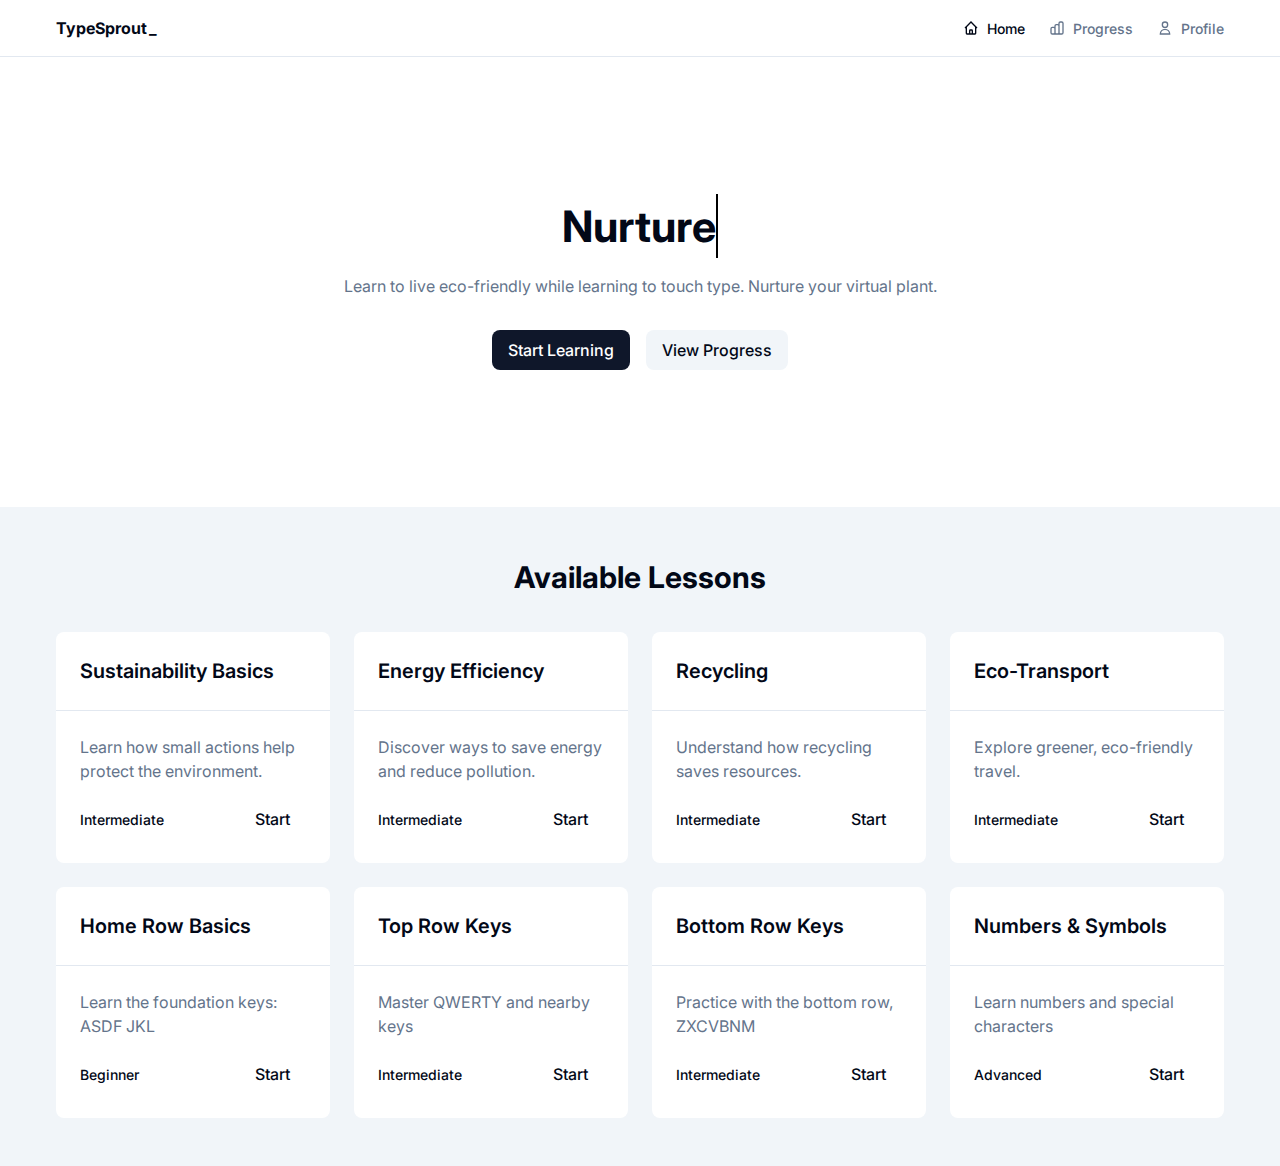
<file: index.html>
<!DOCTYPE html>
<html lang="en">
<head>
    <meta charset="UTF-8">
    <meta name="viewport" content="width=device-width, initial-scale=1.0">
    <title>TypeSprout</title>
    <link rel="stylesheet" href="styles.css"> <!--use google api for font specs-->
    <link href="https://fonts.googleapis.com/css2?family=Inter:wght@400;500;600;700&display=swap" rel="stylesheet">
    <link rel="icon" href="data:image/svg+xml;utf8,🌱" type="image/svg+xml"> <!--if loaded, provides icon-->
</head>

<script>
    document.addEventListener("DOMContentLoaded", function () { /* loads function for title screen blinking*/
        const text = "Nurture Your Typing Skills, Reforest the Planet!";
        const speed = 100; // Speed of typing in ms
        let index = 0;
        const h1Element = document.querySelector(".typing-container"); /* selects id where h1 element should be placed */
    
        function typeText() {
            if (index < text.length) {
                h1Element.textContent += text.charAt(index); //adds character at a time
                index++; //next
                setTimeout(typeText, speed); //calls speed after 100 ms
            } else {
                h1Element.style.borderRight = "none"; // Remove cursor after typing finishes
            }
        }
    
        h1Element.textContent = ""; // Clear text before typing
        typeText(); //calls function for title screen type effect
    });
</script>

<body>

    <div id="header-container"></div>
    <script>
        // JavaScript to inject the header into the page USE FIVE SERVER
        window.onload = function() {
            fetch('header.html')
                .then(response => response.text())
                .then(data => {
                    document.getElementById('header-container').innerHTML = data;
                })
                .catch(error => console.error('Error loading header:', error));
        };
    </script>
    

    <main class="main">
        <section class="hero">
            <div class="container">
                <div class="hero-content">
                    <h1 class="typing-container">Nurture Your Typing Skills, Reforest the Planet!</h1>
                    <p>Learn to live eco-friendly while learning to touch type. Nurture your virtual plant.</p>
                    <div class="hero-buttons">
                        <a href="personalized.html" class="button primary">Start Learning</a>
                        <a href="progress.html" class="button secondary">View Progress</a>
                    </div>
                </div>
            </div>
        </section>

        <section class="lessons-grid">
            <div class="container">
                <h2>Available Lessons</h2>
                <div class="grid">
                    <!-- Moved the bottom lessons to the top -->
                    <div class="card">
                        <div class="card-header">
                            <h3>Sustainability Basics</h3>
                        </div>
                        <div class="card-content">
                            <p>Learn how small actions help protect the environment.</p>
                            <div class="card-footer">
                                <span>Intermediate</span>
                                <a href="eco1.html" class="button ghost">Start</a>
                            </div>
                        </div>
                    </div>

                    <div class="card">
                        <div class="card-header">
                            <h3>Energy Efficiency</h3>
                        </div>
                        <div class="card-content">
                            <p>Discover ways to save energy and reduce pollution.</p>
                            <div class="card-footer">
                                <span>Intermediate</span>
                                <a href="eco2.html" class="button ghost">Start</a>
                            </div>
                        </div>
                    </div>

                    <div class="card">
                        <div class="card-header">
                            <h3>Recycling</h3>
                        </div>
                        <div class="card-content">
                            <p>Understand how recycling saves resources.</p>
                            <div class="card-footer">
                                <span>Intermediate</span>
                                <a href="eco3.html" class="button ghost">Start</a>
                            </div>
                        </div>
                    </div>

                    <div class="card">
                        <div class="card-header">
                            <h3>Eco-Transport</h3>
                        </div>
                        <div class="card-content">
                            <p>Explore greener, eco-friendly travel.</p>
                            <div class="card-footer">
                                <span>Intermediate</span>
                                <a href="eco4.html" class="button ghost">Start</a>
                            </div>
                        </div>
                    </div>

                    <!-- Moved the top lessons to the bottom -->
                    <div class="card">
                        <div class="card-header">
                            <h3>Home Row Basics</h3>
                        </div>
                        <div class="card-content">
                            <p>Learn the foundation keys: ASDF JKL</p>
                            <div class="card-footer">
                                <span>Beginner</span>
                                <a href="home-row.html" class="button ghost">Start</a>
                            </div>
                        </div>
                    </div>

                    <div class="card">
                        <div class="card-header">
                            <h3>Top Row Keys</h3>
                        </div>
                        <div class="card-content">
                            <p>Master QWERTY and nearby keys</p>
                            <div class="card-footer">
                                <span>Intermediate</span>
                                <a href="top-row.html" class="button ghost">Start</a>
                            </div>
                        </div>
                    </div>

                    <div class="card">
                        <div class="card-header">
                            <h3>Bottom Row Keys</h3>
                        </div>
                        <div class="card-content">
                            <p>Practice with the bottom row, ZXCVBNM</p>
                            <div class="card-footer">
                                <span>Intermediate</span>
                                <a href="bottom-row.html" class="button ghost">Start</a>
                            </div>
                        </div>
                    </div>

                    <div class="card">
                        <div class="card-header">
                            <h3>Numbers & Symbols</h3>
                        </div>
                        <div class="card-content">
                            <p>Learn numbers and special characters</p>
                            <div class="card-footer">
                                <span>Advanced</span>
                                <a href="number-row.html" class="button ghost">Start</a>
                            </div>
                        </div>
                    </div>

                </div>
            </div>
        </section>
    </main>
</body>
</html>
</file>
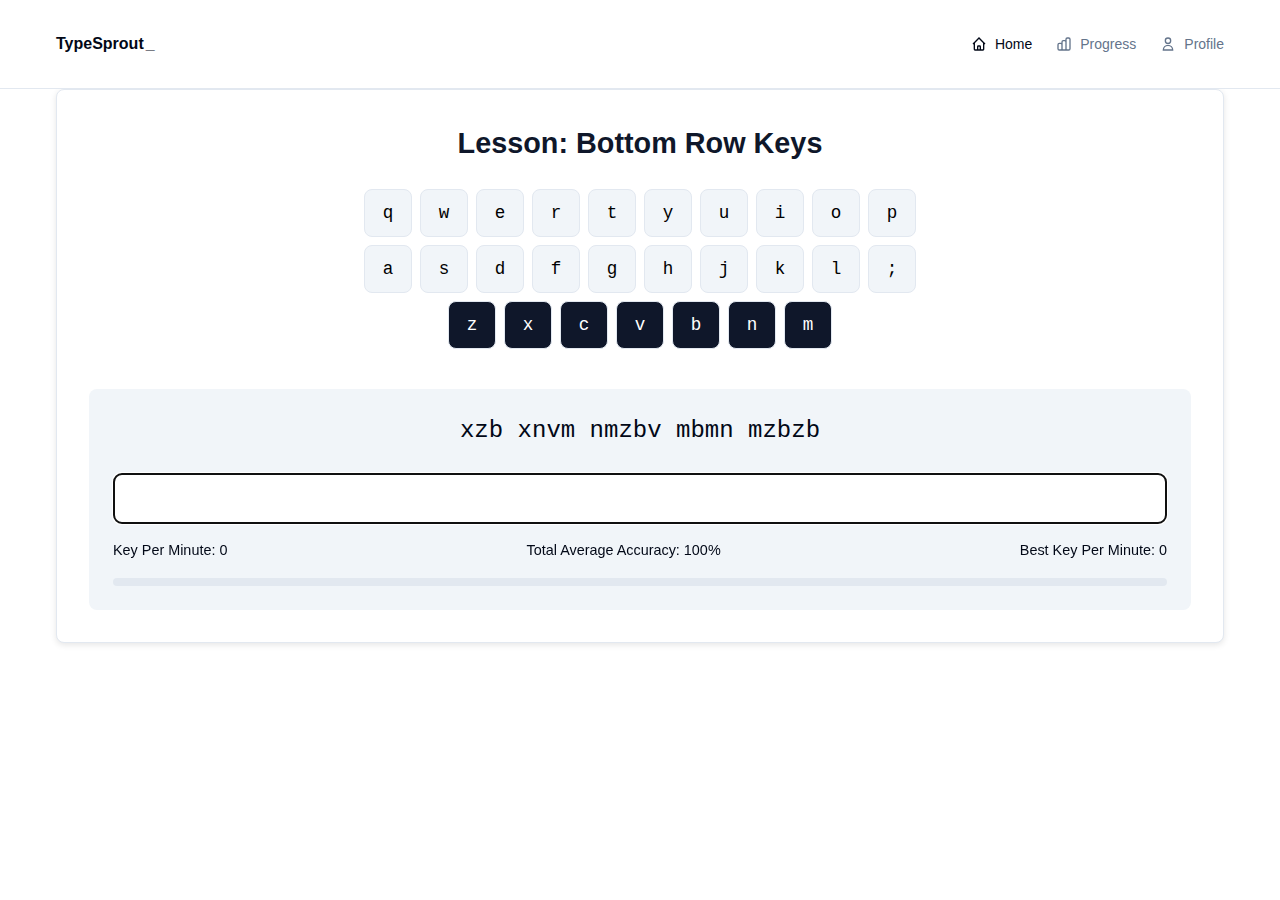
<file: bottom-row.html>
<!DOCTYPE html>
<html lang="en">
<head>
    <meta charset="UTF-8"> <!--support symbols-->
    <meta name="viewport" content="width=device-width, initial-scale=1.0"> <!--responsive webpage-->
    <title>Bottom Row Keys</title>
    <link rel="stylesheet" href="lesson.css">
    <script defer src="lesson.js"></script> <!--defer: runs only after html page was parsed, preventing blocking-->
</head>
<body>
    <div id="header-container"></div>
    <main class="container">
        <div class="lesson-card">
            <h1>Lesson: Bottom Row Keys</h1>
            <div class="virtual-keyboard">
                <div class="keyboard-row">
                    <button class="key" data-key="q">q</button>
                    <button class="key" data-key="w">w</button>
                    <button class="key" data-key="e">e</button>
                    <button class="key" data-key="r">r</button>
                    <button class="key" data-key="t">t</button>
                    <button class="key" data-key="y">y</button>
                    <button class="key" data-key="u">u</button>
                    <button class="key" data-key="i">i</button>
                    <button class="key" data-key="o">o</button>
                    <button class="key" data-key="p">p</button>
                </div>
                <div class="keyboard-row">
                    <button class="key" data-key="a">a</button>
                    <button class="key" data-key="s">s</button>
                    <button class="key" data-key="d">d</button>
                    <button class="key" data-key="f">f</button>
                    <button class="key" data-key="g">g</button>
                    <button class="key" data-key="h">h</button>
                    <button class="key" data-key="j">j</button>
                    <button class="key" data-key="k">k</button>
                    <button class="key" data-key="l">l</button>
                    <button class="key" data-key=";">;</button>
                </div>
                <div class="keyboard-row">
                    <button class="key colored" data-key="z">z</button>
                    <button class="key colored" data-key="x">x</button>
                    <button class="key colored" data-key="c">c</button>
                    <button class="key colored" data-key="v">v</button>
                    <button class="key colored" data-key="b">b</button>
                    <button class="key colored" data-key="n">n</button>
                    <button class="key colored" data-key="m">m</button>
                </div>
            </div>

            <div class="typing-area">
                <p id="text-to-type" class="text-display">zxcvbnm zxcvbnm</p>
                <input type="text" id="typing-input" class="typing-input" autocomplete="off" autofocus>
                <div class="stats">
                    <span>Key Per Minute: <span id="wpm"></span></span>
                    <span>Total Average Accuracy: <span id="accuracy"></span>%</span>
                    <span>Best Key Per Minute: <span id="bestKPM"></span></span>
                </div>
                <div class="progress-bar">
                    <div id="progress" class="progress-fill"></div>
                </div>
            </div>
        </div>
    </main>
</body>
</html>
</file>
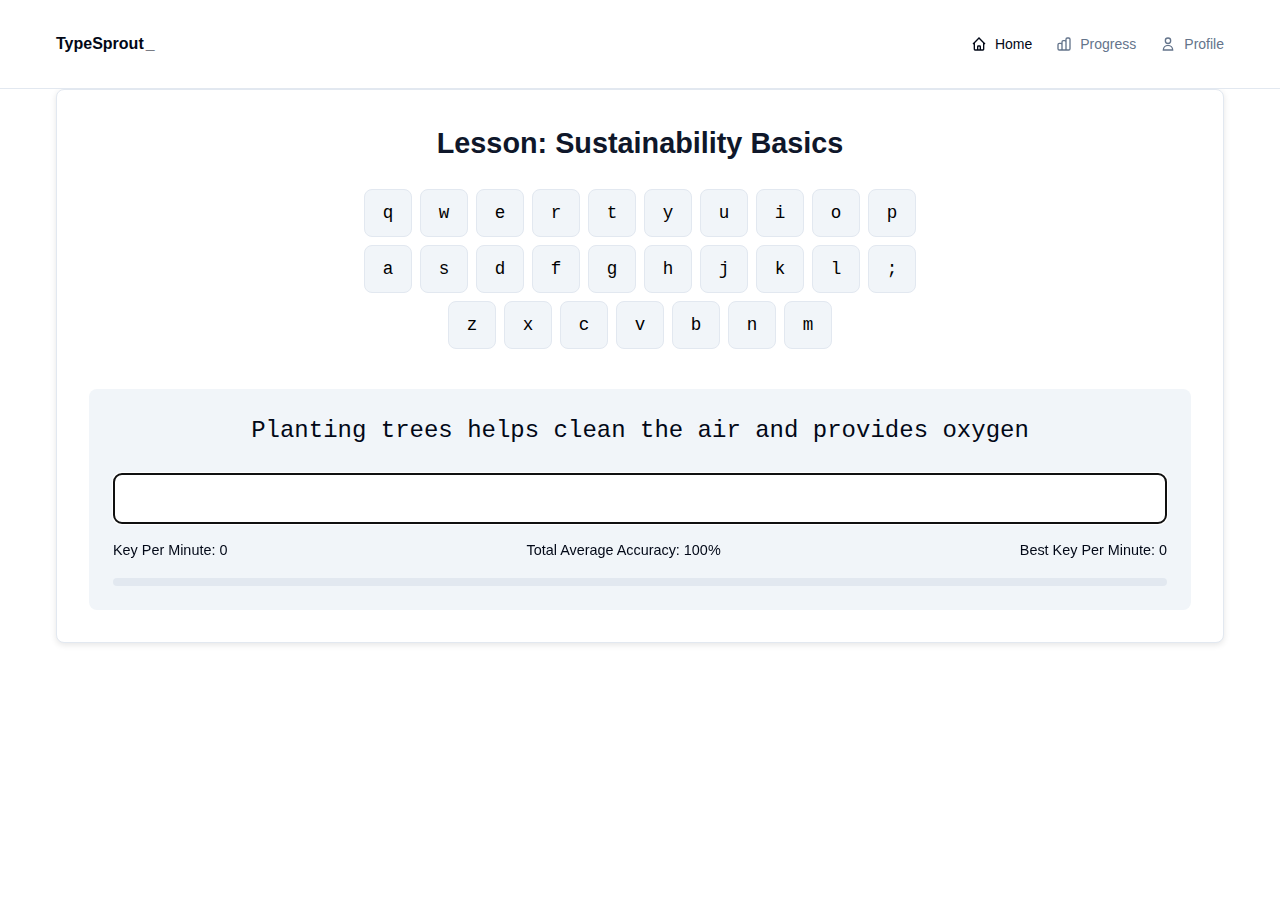
<file: eco1.html>
<!DOCTYPE html>
<html lang="en">
<head>
    <meta charset="UTF-8">
    <meta name="viewport" content="width=device-width, initial-scale=1.0">
    <title>Sustainability</title>
    <link rel="stylesheet" href="lesson.css">
    <script defer src="lesson.js"></script>
</head>
<body>
    
    <div id="header-container"></div> <!--header placed here-->
    <script>
        // Inject header using Five Server
        window.onload = function() { /*--calls when function has loaded */
            fetch('header.html')  /*--gets html headerpage */
                .then(response => response.text()) /*--processes it to a string */
                .then(data => {
                    document.getElementById('header-container').innerHTML = data; /*--inserts header in html header id */
                })
                .catch(error => console.error('Error loading header:', error)); /*--catches error; use for debugging */
        };
    </script>

    <main class="container">
        <div class="lesson-card">
            <h1>Lesson: Sustainability Basics</h1>
            
            <div class="virtual-keyboard">
                <div class="keyboard-row">
                    <button class="key" data-key="q">q</button>
                    <button class="key" data-key="w">w</button>
                    <button class="key" data-key="e">e</button>
                    <button class="key" data-key="r">r</button>
                    <button class="key" data-key="t">t</button>
                    <button class="key" data-key="y">y</button>
                    <button class="key" data-key="u">u</button>
                    <button class="key" data-key="i">i</button>
                    <button class="key" data-key="o">o</button>
                    <button class="key" data-key="p">p</button>
                </div>
                <div class="keyboard-row">
                    <button class="key" data-key="a">a</button>
                    <button class="key" data-key="s">s</button>
                    <button class="key" data-key="d">d</button>
                    <button class="key" data-key="f">f</button>
                    <button class="key" data-key="g">g</button>
                    <button class="key" data-key="h">h</button>
                    <button class="key" data-key="j">j</button>
                    <button class="key" data-key="k">k</button>
                    <button class="key" data-key="l">l</button>
                    <button class="key" data-key=";">;</button>
                </div>
                <div class="keyboard-row">
                    <button class="key" data-key="z">z</button>
                    <button class="key" data-key="x">x</button>
                    <button class="key" data-key="c">c</button>
                    <button class="key" data-key="v">v</button>
                    <button class="key" data-key="b">b</button>
                    <button class="key" data-key="n">n</button>
                    <button class="key" data-key="m">m</button>
                </div>
            </div>

            <div class="typing-area">
                <p id="text-to-type" class="text-display">asdf jkl; asdf jkl; asdf jkl;</p>
                <input type="text" id="typing-input" class="typing-input" autocomplete="off" autofocus>
                <div class="stats">
                    
                    <span>Key Per Minute: <span id="wpm"></span></span>
                    <span>Total Average Accuracy: <span id="accuracy"></span>%</span>
                    <span>Best Key Per Minute: <span id="bestKPM"></span></span>
                    
                </div>
                <div class="progress-bar">
                    <div id="progress" class="progress-fill"></div>
                </div>
            </div>

        </div>
    </main>
</body>
</html>
</file>
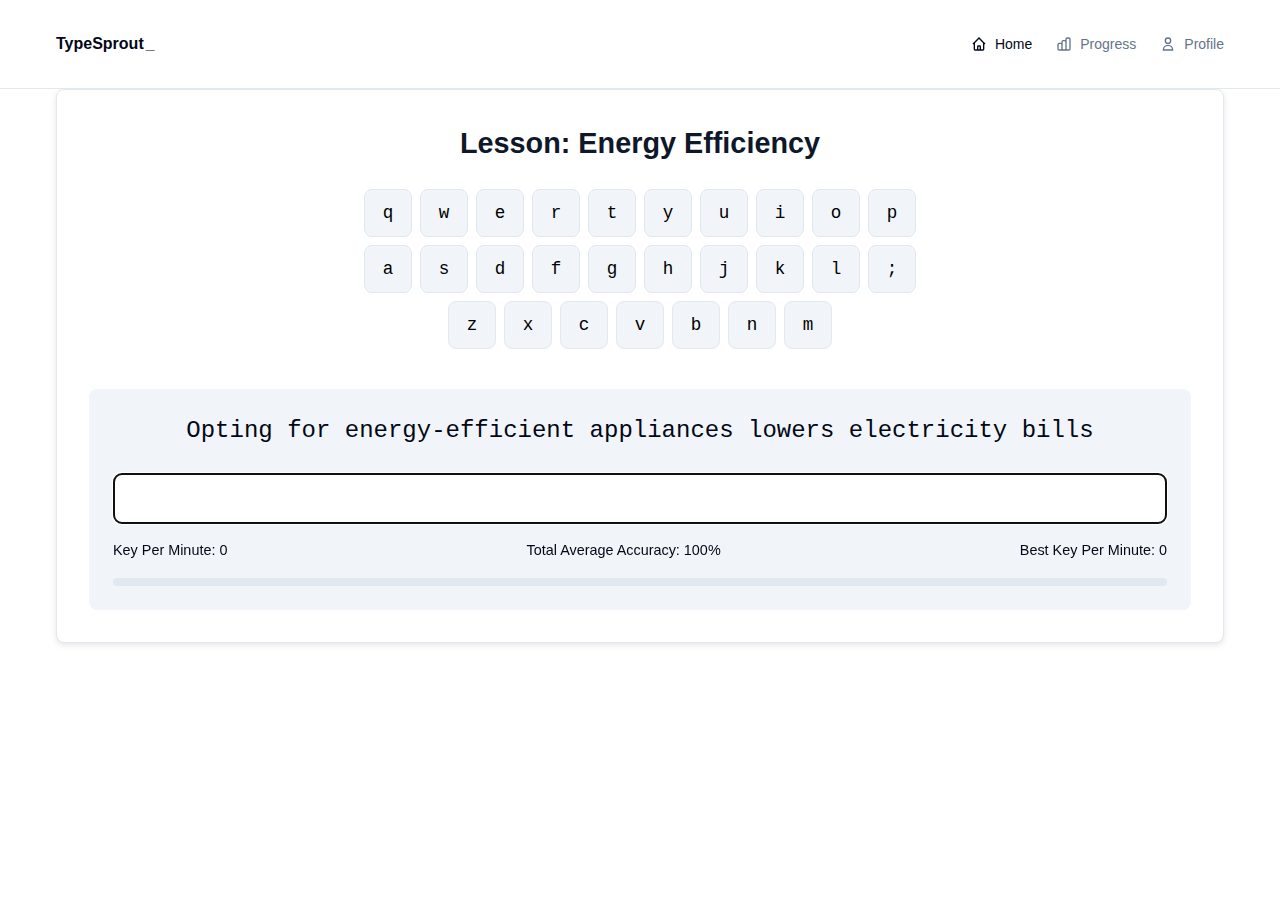
<file: eco2.html>
<!DOCTYPE html>
<html lang="en">
<head>
    <meta charset="UTF-8">
    <meta name="viewport" content="width=device-width, initial-scale=1.0">
    <title>Energy</title>
    <link rel="stylesheet" href="lesson.css">
    <script defer src="lesson.js"></script>
</head>
<body>
    
    <div id="header-container"></div>
    <script>
        // Inject header using Five Server
        window.onload = function() {
            fetch('header.html')
                .then(response => response.text())
                .then(data => {
                    document.getElementById('header-container').innerHTML = data;
                })
                .catch(error => console.error('Error loading header:', error));
        };
    </script>

    <main class="container">
        <div class="lesson-card">
            <h1>Lesson: Energy Efficiency</h1>
            
            <div class="virtual-keyboard">
                <div class="keyboard-row">
                    <button class="key" data-key="q">q</button>
                    <button class="key" data-key="w">w</button>
                    <button class="key" data-key="e">e</button>
                    <button class="key" data-key="r">r</button>
                    <button class="key" data-key="t">t</button>
                    <button class="key" data-key="y">y</button>
                    <button class="key" data-key="u">u</button>
                    <button class="key" data-key="i">i</button>
                    <button class="key" data-key="o">o</button>
                    <button class="key" data-key="p">p</button>
                </div>
                <div class="keyboard-row">
                    <button class="key" data-key="a">a</button>
                    <button class="key" data-key="s">s</button>
                    <button class="key" data-key="d">d</button>
                    <button class="key" data-key="f">f</button>
                    <button class="key" data-key="g">g</button>
                    <button class="key" data-key="h">h</button>
                    <button class="key" data-key="j">j</button>
                    <button class="key" data-key="k">k</button>
                    <button class="key" data-key="l">l</button>
                    <button class="key" data-key=";">;</button>
                </div>
                <div class="keyboard-row">
                    <button class="key" data-key="z">z</button>
                    <button class="key" data-key="x">x</button>
                    <button class="key" data-key="c">c</button>
                    <button class="key" data-key="v">v</button>
                    <button class="key" data-key="b">b</button>
                    <button class="key" data-key="n">n</button>
                    <button class="key" data-key="m">m</button>
                </div>
            </div>

            <div class="typing-area">
                <p id="text-to-type" class="text-display">asdf jkl; asdf jkl; asdf jkl;</p>
                <input type="text" id="typing-input" class="typing-input" autocomplete="off" autofocus>
                <div class="stats">
                    
                    <span>Key Per Minute: <span id="wpm"></span></span>
                    <span>Total Average Accuracy: <span id="accuracy"></span>%</span>
                    <span>Best Key Per Minute: <span id="bestKPM"></span></span>
                    
                </div>
                <div class="progress-bar">
                    <div id="progress" class="progress-fill"></div>
                </div>
            </div>
        </div>
    </main>
</body>
</html>
</file>
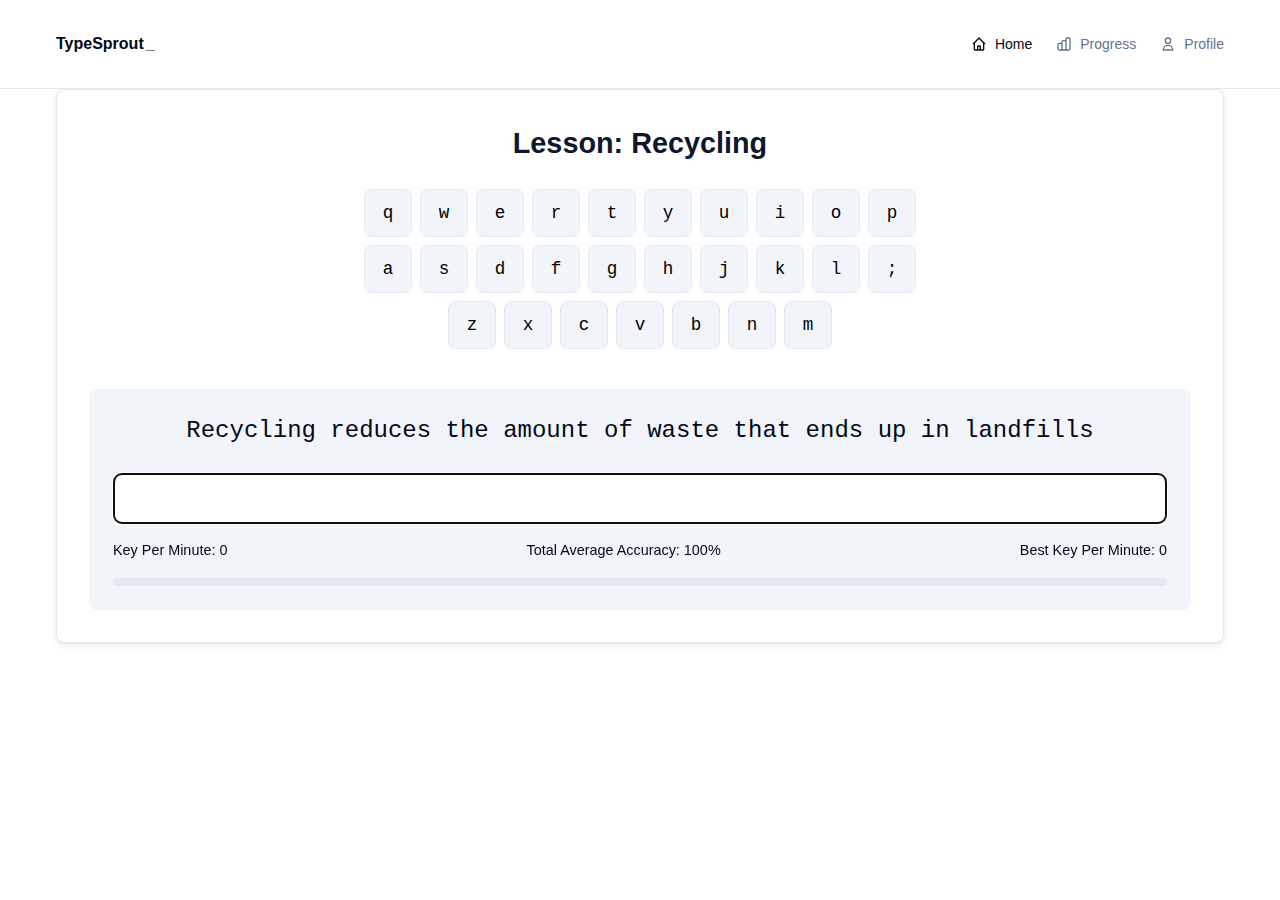
<file: eco3.html>
<!DOCTYPE html>
<html lang="en">
<head>
    <meta charset="UTF-8">
    <meta name="viewport" content="width=device-width, initial-scale=1.0">
    <title>Recycling</title>
    <link rel="stylesheet" href="lesson.css">
    <script defer src="lesson.js"></script>
</head>
<body>
    
    <div id="header-container"></div>
    <script>
        // Inject header using Five Server
        window.onload = function() {
            fetch('header.html')
                .then(response => response.text())
                .then(data => {
                    document.getElementById('header-container').innerHTML = data;
                })
                .catch(error => console.error('Error loading header:', error));
        };
    </script>

    <main class="container">
        <div class="lesson-card">
            <h1>Lesson: Recycling</h1>
            
            <div class="virtual-keyboard">
                <div class="keyboard-row">
                    <button class="key" data-key="q">q</button>
                    <button class="key" data-key="w">w</button>
                    <button class="key" data-key="e">e</button>
                    <button class="key" data-key="r">r</button>
                    <button class="key" data-key="t">t</button>
                    <button class="key" data-key="y">y</button>
                    <button class="key" data-key="u">u</button>
                    <button class="key" data-key="i">i</button>
                    <button class="key" data-key="o">o</button>
                    <button class="key" data-key="p">p</button>
                </div>
                <div class="keyboard-row">
                    <button class="key" data-key="a">a</button>
                    <button class="key" data-key="s">s</button>
                    <button class="key" data-key="d">d</button>
                    <button class="key" data-key="f">f</button>
                    <button class="key" data-key="g">g</button>
                    <button class="key" data-key="h">h</button>
                    <button class="key" data-key="j">j</button>
                    <button class="key" data-key="k">k</button>
                    <button class="key" data-key="l">l</button>
                    <button class="key" data-key=";">;</button>
                </div>
                <div class="keyboard-row">
                    <button class="key" data-key="z">z</button>
                    <button class="key" data-key="x">x</button>
                    <button class="key" data-key="c">c</button>
                    <button class="key" data-key="v">v</button>
                    <button class="key" data-key="b">b</button>
                    <button class="key" data-key="n">n</button>
                    <button class="key" data-key="m">m</button>
                </div>
            </div>

            <div class="typing-area">
                <p id="text-to-type" class="text-display">asdf jkl; asdf jkl; asdf jkl;</p>
                <input type="text" id="typing-input" class="typing-input" autocomplete="off" autofocus>
                <div class="stats">
                    
                    <span>Key Per Minute: <span id="wpm"></span></span>
                    <span>Total Average Accuracy: <span id="accuracy"></span>%</span>
                    <span>Best Key Per Minute: <span id="bestKPM"></span></span>
                    
                </div>
                <div class="progress-bar">
                    <div id="progress" class="progress-fill"></div>
                </div>
            </div>
        </div>
    </main>
</body>
</html>
</file>
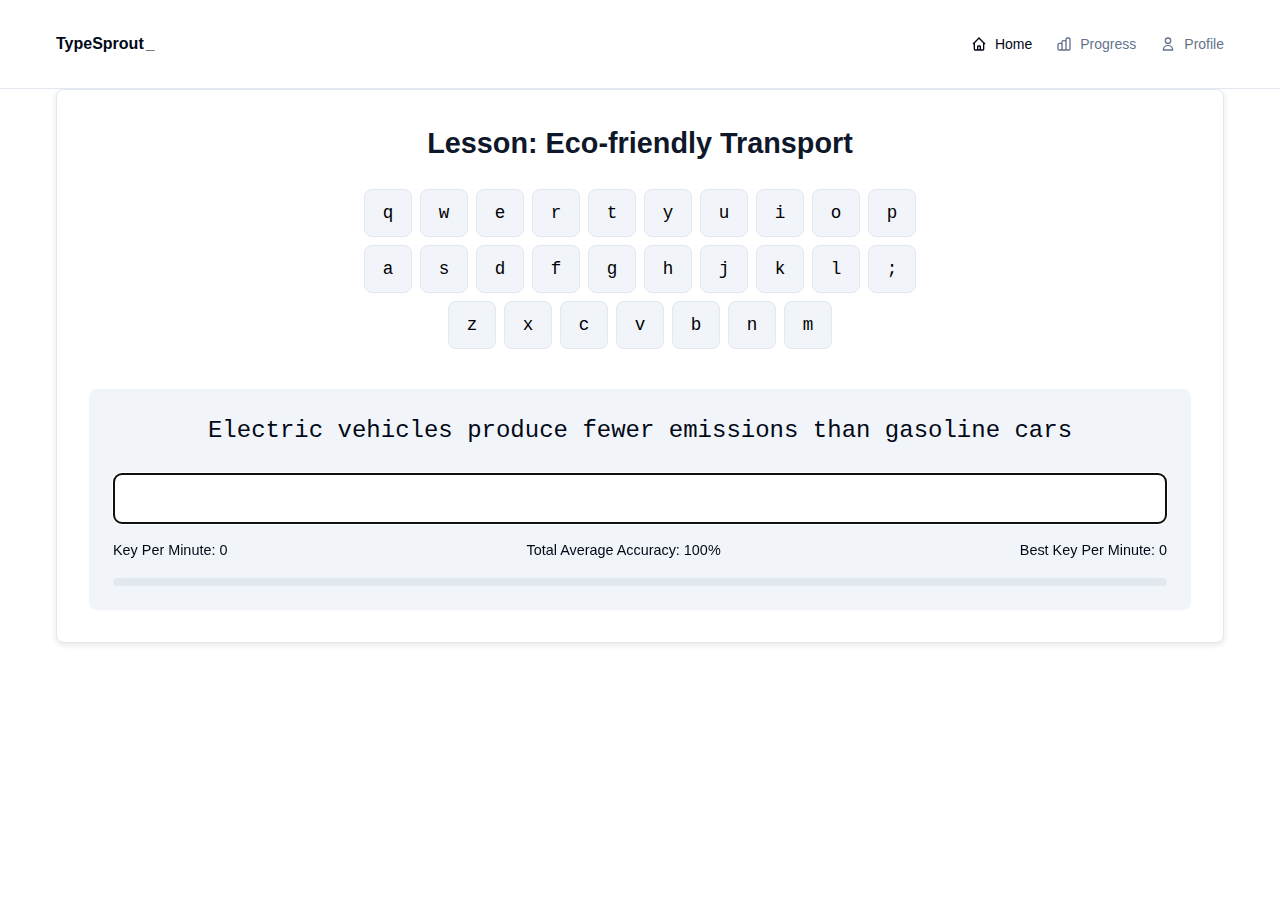
<file: eco4.html>
<!DOCTYPE html>
<html lang="en">
<head>
    <meta charset="UTF-8">
    <meta name="viewport" content="width=device-width, initial-scale=1.0">
    <title>Transport</title>
    <link rel="stylesheet" href="lesson.css">
    <script defer src="lesson.js"></script>
</head>
<body>
    
    <div id="header-container"></div>
    <script>
        // Inject header using Five Server
        window.onload = function() {
            fetch('header.html')
                .then(response => response.text())
                .then(data => {
                    document.getElementById('header-container').innerHTML = data;
                })
                .catch(error => console.error('Error loading header:', error));
        };
    </script>

    <main class="container">
        <div class="lesson-card">
            <h1>Lesson: Eco-friendly Transport</h1>
            
            <div class="virtual-keyboard">
                <div class="keyboard-row">
                    <button class="key" data-key="q">q</button>
                    <button class="key" data-key="w">w</button>
                    <button class="key" data-key="e">e</button>
                    <button class="key" data-key="r">r</button>
                    <button class="key" data-key="t">t</button>
                    <button class="key" data-key="y">y</button>
                    <button class="key" data-key="u">u</button>
                    <button class="key" data-key="i">i</button>
                    <button class="key" data-key="o">o</button>
                    <button class="key" data-key="p">p</button>
                </div>
                <div class="keyboard-row">
                    <button class="key" data-key="a">a</button>
                    <button class="key" data-key="s">s</button>
                    <button class="key" data-key="d">d</button>
                    <button class="key" data-key="f">f</button>
                    <button class="key" data-key="g">g</button>
                    <button class="key" data-key="h">h</button>
                    <button class="key" data-key="j">j</button>
                    <button class="key" data-key="k">k</button>
                    <button class="key" data-key="l">l</button>
                    <button class="key" data-key=";">;</button>
                </div>
                <div class="keyboard-row">
                    <button class="key" data-key="z">z</button>
                    <button class="key" data-key="x">x</button>
                    <button class="key" data-key="c">c</button>
                    <button class="key" data-key="v">v</button>
                    <button class="key" data-key="b">b</button>
                    <button class="key" data-key="n">n</button>
                    <button class="key" data-key="m">m</button>
                </div>
            </div>

            <div class="typing-area">
                <p id="text-to-type" class="text-display">asdf jkl; asdf jkl; asdf jkl;</p>
                <input type="text" id="typing-input" class="typing-input" autocomplete="off" autofocus>
                <div class="stats">
                    
                    <span>Key Per Minute: <span id="wpm"></span></span>
                    <span>Total Average Accuracy: <span id="accuracy"></span>%</span>
                    <span>Best Key Per Minute: <span id="bestKPM"></span></span>
                    
                </div>
                <div class="progress-bar">
                    <div id="progress" class="progress-fill"></div>
                </div>
            </div>
        </div>
    </main>
</body>
</html>
</file>
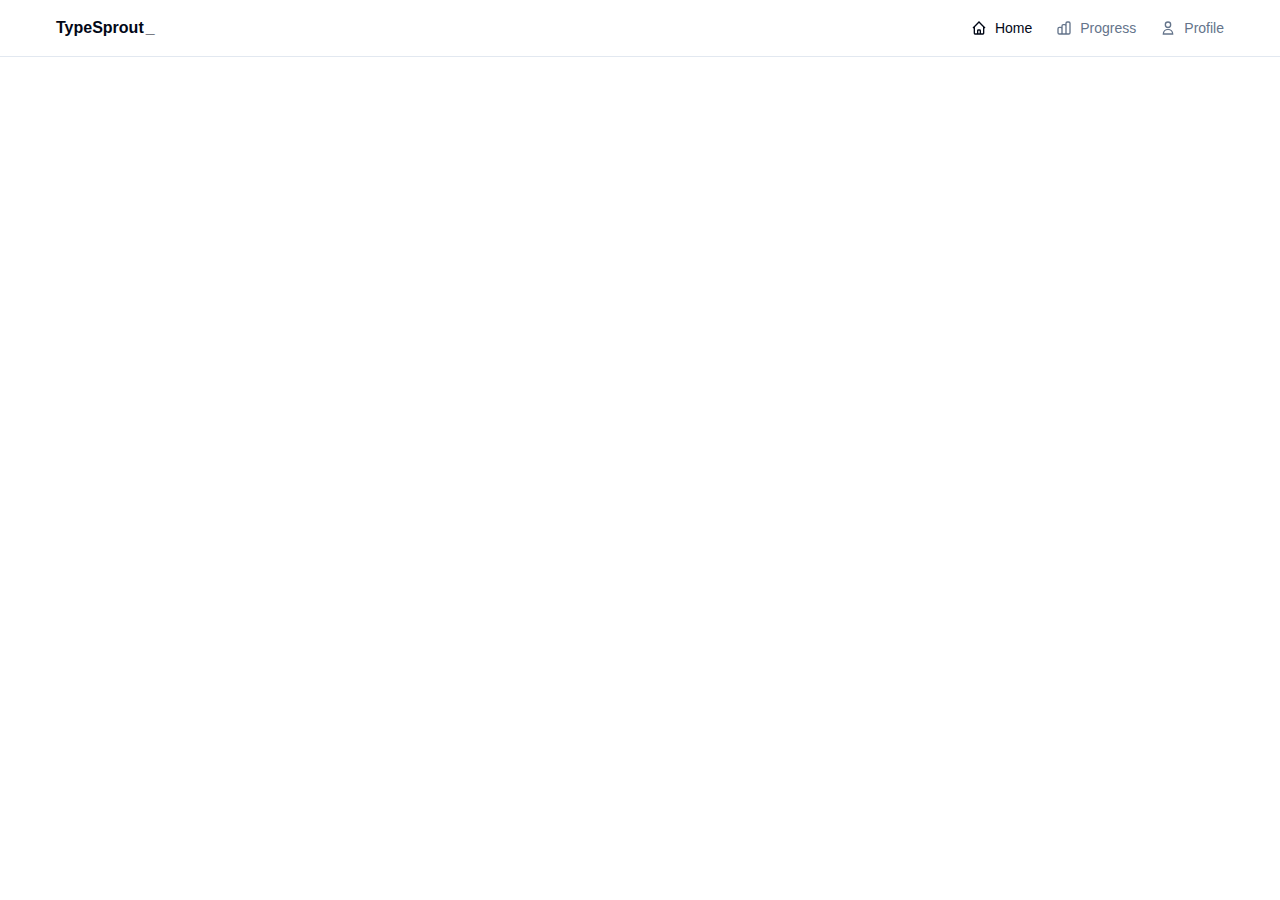
<file: header.html>
<!DOCTYPE html>
<html lang="en">
<head>
    <meta charset="UTF-8">
    <meta name="viewport" content="width=device-width, initial-scale=1.0">
    <title>TypeSprout</title>
    <link rel="stylesheet" href="styles.css">
    <style>
        /* For typewriting effect */
        @keyframes type { /*define animation and width */
            0% { width: 0; }
            100% { width: 100%; }
        }

        /* Blinking cursor */
        @keyframes blink {
            0% { opacity: 1; }
            50% { opacity: 0; }
            100% { opacity: 1; }
        }

        /* Blinking effect for the dash */
        #blink {
            animation: blink 1s step-start 0s infinite; /* Makes the dash blink */
            display: inline-block;
            margin-left: 2px; /* Space between text and cursor */
        }
    </style>
</head>
<body>
    <header class="header"> <!--uses svg for icons, 24x24, and the path is used to draw each icon-->
        <div class="container header-container">
            <a href="index.html" class="logo" id="logo">TypeSprout<span id="blink">_</span></a>
            <nav class="main-nav">
                <a href="index.html" class="nav-link active">
                    <svg class="icon" viewBox="0 0 24 24" fill="none" stroke="currentColor" stroke-width="2">
                        <path d="M3 12l2-2m0 0l7-7 7 7M5 10v10a1 1 0 001 1h3m10-11l2 2m-2-2v10a1 1 0 01-1 1h-3m-6 0a1 1 0 001-1v-4a1 1 0 011-1h2a1 1 0 011 1v4a1 1 0 001 1m-6 0h6"></path>
                    </svg>
                    Home
                </a>
                <a href="progress.html" class="nav-link">
                    <svg class="icon" viewBox="0 0 24 24" fill="none" stroke="currentColor" stroke-width="2">
                        <path d="M9 19v-6a2 2 0 00-2-2H5a2 2 0 00-2 2v6a2 2 0 002 2h2a2 2 0 002-2zm0 0V9a2 2 0 012-2h2a2 2 0 012 2v10m-6 0a2 2 0 002 2h2a2 2 0 002-2m0 0V5a2 2 0 012-2h2a2 2 0 012 2v14a2 2 0 01-2 2h-2a2 2 0 01-2-2z"></path>
                    </svg>
                    Progress
                </a>
                <a href="profile.html" class="nav-link">
                    <svg class="icon" viewBox="0 0 24 24" fill="none" stroke="currentColor" stroke-width="2">
                        <path d="M16 7a4 4 0 11-8 0 4 4 0 018 0zM12 14a7 7 0 00-7 7h14a7 7 0 00-7-7z"></path>
                    </svg>
                    Profile
                </a>
            </nav>
        </div>
    </header>
</body>
</html>
</file>
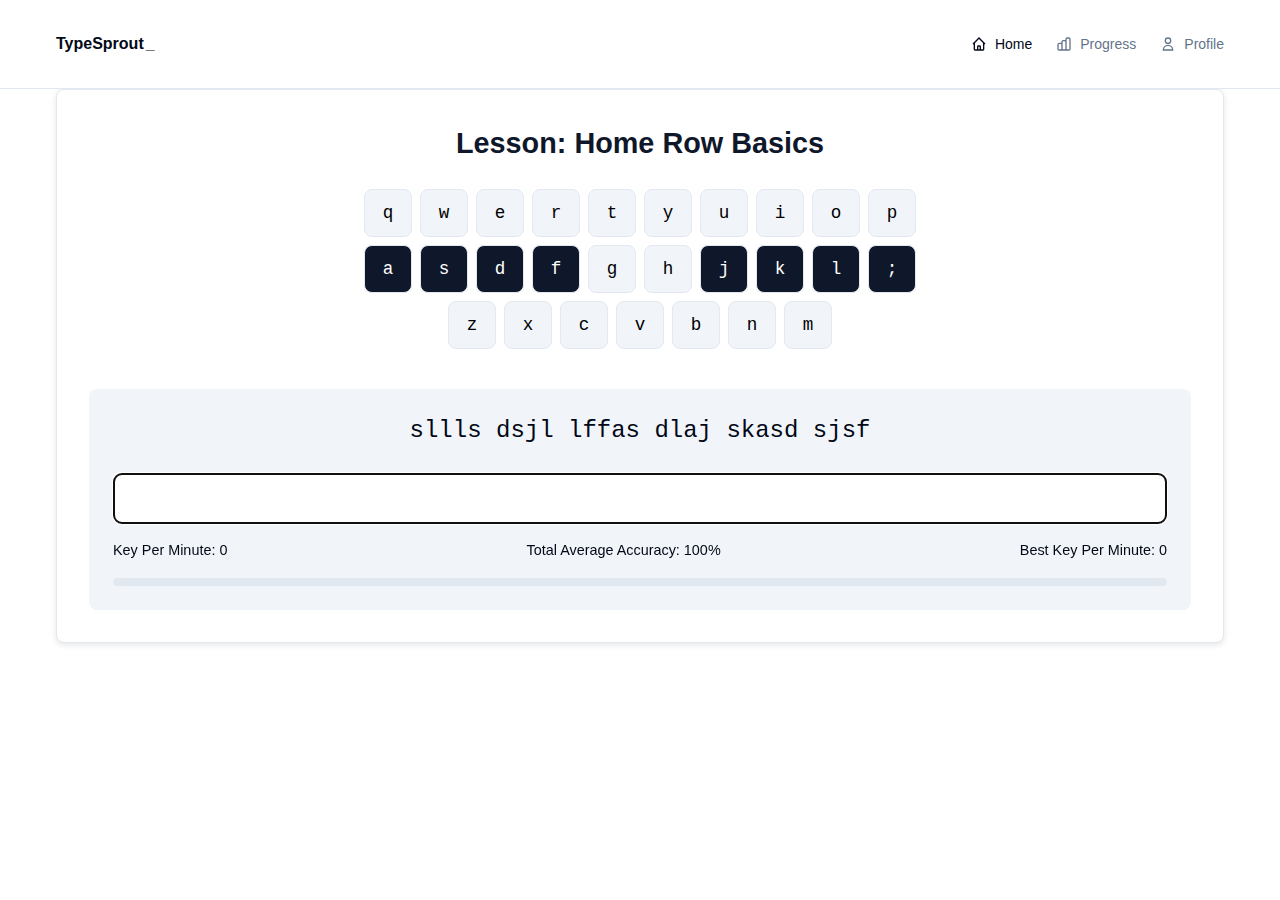
<file: home-row.html>
<!DOCTYPE html>
<html lang="en">
<head>
    <meta charset="UTF-8">
    <meta name="viewport" content="width=device-width, initial-scale=1.0">
    <title>Home Row Basics</title>
    <link rel="stylesheet" href="lesson.css">
    <script defer src="lesson.js"></script>
</head>
<body>
    
    <div id="header-container"></div>
    <script>
        // Inject header using Five Server
        window.onload = function() {
            fetch('header.html')
                .then(response => response.text())
                .then(data => {
                    document.getElementById('header-container').innerHTML = data;
                })
                .catch(error => console.error('Error loading header:', error));
        };
    </script>

    <main class="container">
        <div class="lesson-card">
            <h1>Lesson: Home Row Basics</h1>
            
            <div class="virtual-keyboard">
                <div class="keyboard-row">
                    <button class="key" data-key="q">q</button>
                    <button class="key" data-key="w">w</button>
                    <button class="key" data-key="e">e</button>
                    <button class="key" data-key="r">r</button>
                    <button class="key" data-key="t">t</button>
                    <button class="key" data-key="y">y</button>
                    <button class="key" data-key="u">u</button>
                    <button class="key" data-key="i">i</button>
                    <button class="key" data-key="o">o</button>
                    <button class="key" data-key="p">p</button>
                </div>
                <div class="keyboard-row">
                    <button class="key colored" data-key="a">a</button>
                    <button class="key colored" data-key="s">s</button>
                    <button class="key colored" data-key="d">d</button>
                    <button class="key colored" data-key="f">f</button>
                    <button class="key" data-key="g">g</button>
                    <button class="key" data-key="h">h</button>
                    <button class="key colored" data-key="j">j</button>
                    <button class="key colored" data-key="k">k</button>
                    <button class="key colored" data-key="l">l</button>
                    <button class="key colored" data-key=";">;</button>
                </div>
                <div class="keyboard-row">
                    <button class="key" data-key="z">z</button>
                    <button class="key" data-key="x">x</button>
                    <button class="key" data-key="c">c</button>
                    <button class="key" data-key="v">v</button>
                    <button class="key" data-key="b">b</button>
                    <button class="key" data-key="n">n</button>
                    <button class="key" data-key="m">m</button>
                </div>
            </div>

            <div class="typing-area">
                <p id="text-to-type" class="text-display">asdf jkl; asdf jkl; asdf jkl;</p>
                <input type="text" id="typing-input" class="typing-input" autocomplete="off" autofocus>
                <div class="stats">
                    
                    <span>Key Per Minute: <span id="wpm"></span></span>
                    <span>Total Average Accuracy: <span id="accuracy"></span>%</span>
                    <span>Best Key Per Minute: <span id="bestKPM"></span></span>
                    
                </div>
                <div class="progress-bar">
                    <div id="progress" class="progress-fill"></div>
                </div>
            </div>
        </div>
    </main>
</body>
</html>
</file>
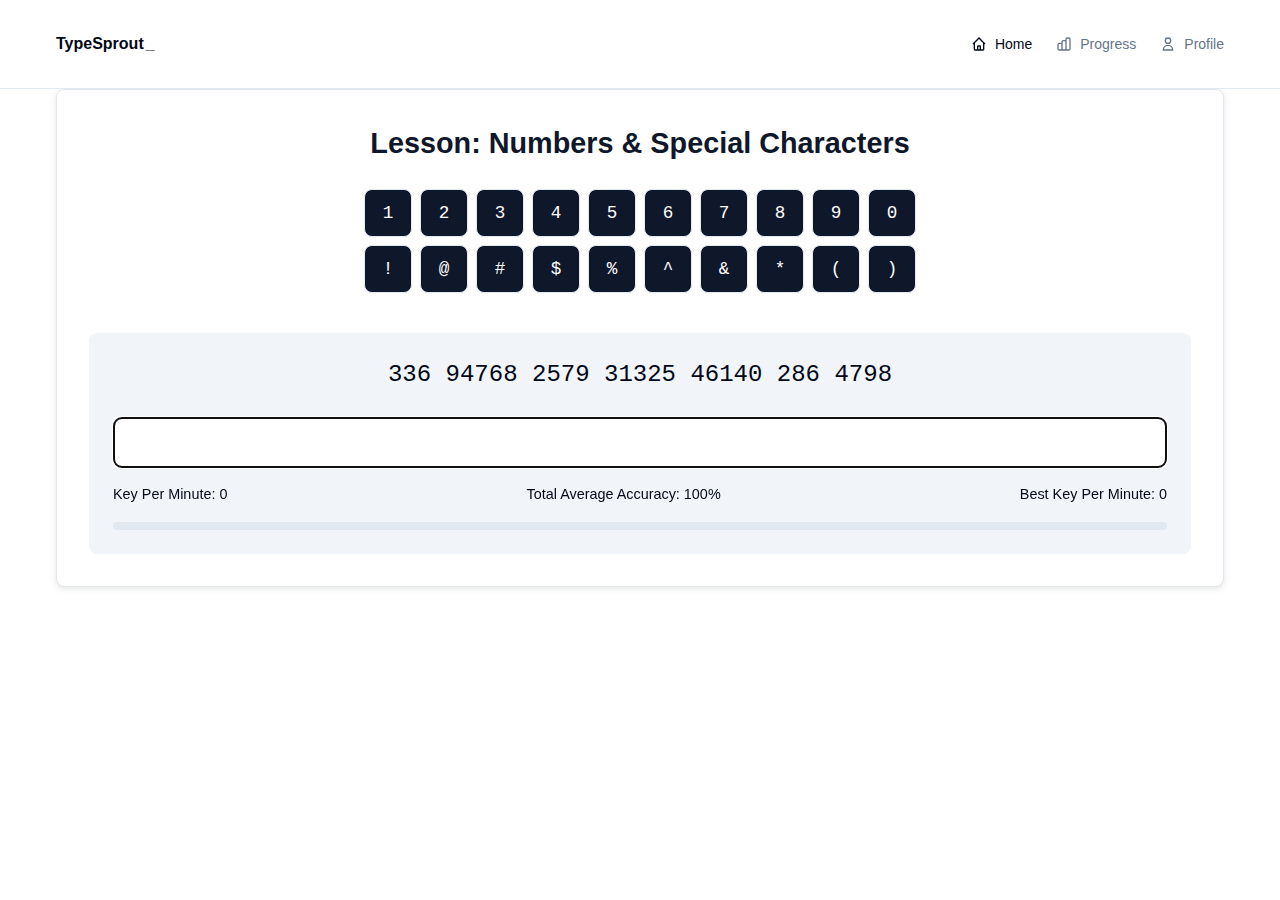
<file: number-row.html>
<!DOCTYPE html>
<html lang="en">
<head>
    <meta charset="UTF-8">
    <meta name="viewport" content="width=device-width, initial-scale=1.0">
    <title>Numbers & Special Characters</title>
    <link rel="stylesheet" href="lesson.css">
    <script defer src="lesson.js"></script>
</head>
<body>
    <div id="header-container"></div>
    <main class="container">
        <div class="lesson-card">
            <h1>Lesson: Numbers & Special Characters</h1>
            <div class="virtual-keyboard">
                <div class="keyboard-row">
                    <button class="key colored" data-key="1">1</button>
                    <button class="key colored" data-key="2">2</button>
                    <button class="key colored" data-key="3">3</button>
                    <button class="key colored" data-key="4">4</button>
                    <button class="key colored" data-key="5">5</button>
                    <button class="key colored" data-key="6">6</button>
                    <button class="key colored" data-key="7">7</button>
                    <button class="key colored" data-key="8">8</button>
                    <button class="key colored" data-key="9">9</button>
                    <button class="key colored" data-key="0">0</button>
                </div>
                <div class="keyboard-row">
                    <button class="key colored" data-key="!">!</button>
                    <button class="key colored" data-key="@">@</button>
                    <button class="key colored" data-key="#">#</button>
                    <button class="key colored" data-key="$">$</button>
                    <button class="key colored" data-key="%">%</button>
                    <button class="key colored" data-key="^">^</button>
                    <button class="key colored" data-key="&">&</button>
                    <button class="key colored" data-key="*">*</button>
                    <button class="key colored" data-key="(">(</button>
                    <button class="key colored" data-key=")">)</button>
                </div>
            </div>

            <div class="typing-area">
                <p id="text-to-type" class="text-display"></p>
                <input type="text" id="typing-input" class="typing-input" autocomplete="off" autofocus>
                <div class="stats">
                    <span>Key Per Minute: <span id="wpm"></span></span>
                    <span>Total Average Accuracy: <span id="accuracy"></span>%</span>
                    <span>Best Key Per Minute: <span id="bestKPM"></span></span>
                </div>
                <div class="progress-bar">
                    <div id="progress" class="progress-fill"></div>
                </div>
            </div>
        </div>
    </main>
</body>
</html>
</file>
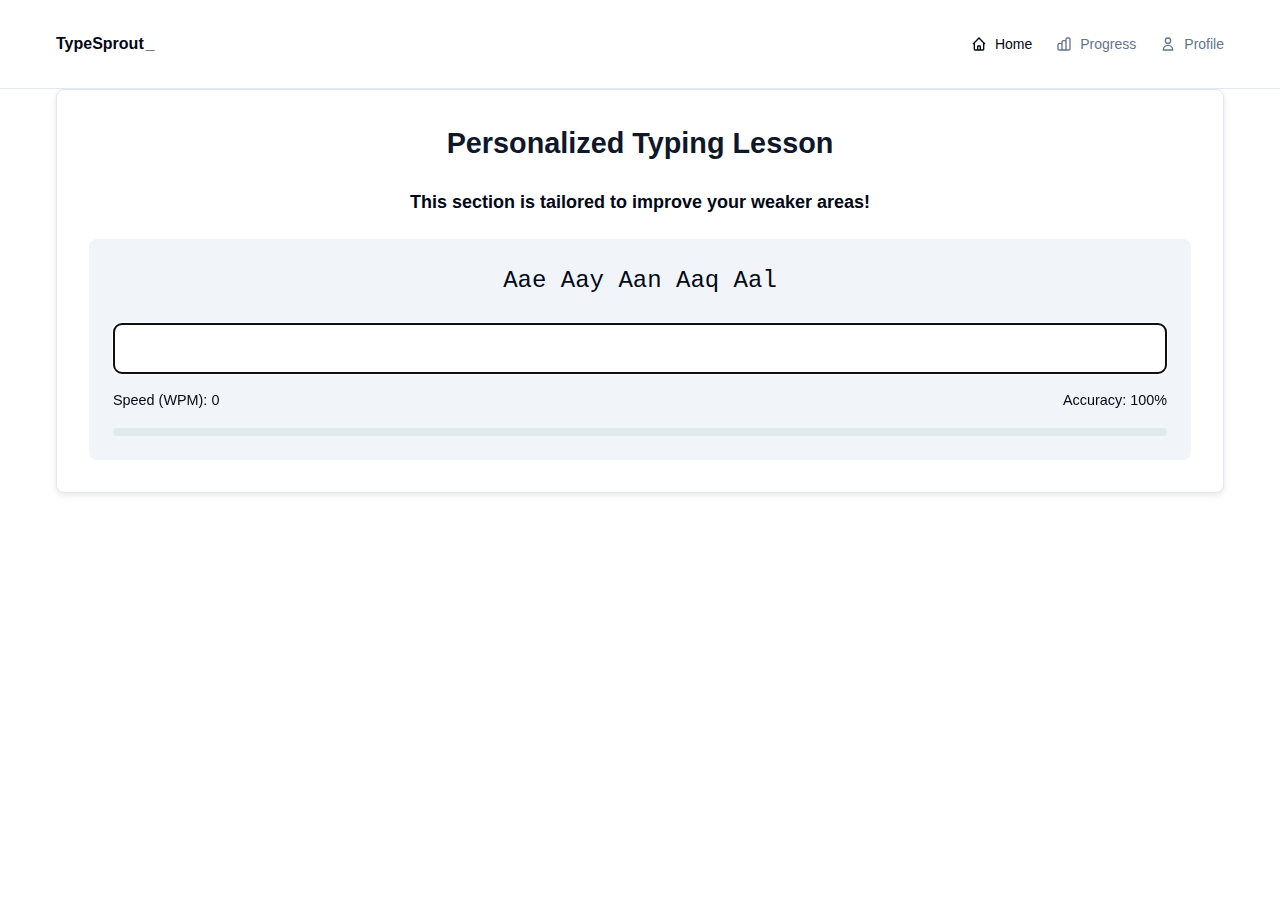
<file: personalized.html>
<!DOCTYPE html>
<html lang="en">
<head>
    <meta charset="UTF-8">
    <meta name="viewport" content="width=device-width, initial-scale=1.0">
    <title>Personalized Typing Lesson</title>
    <link rel="stylesheet" href="lesson.css">
    <script defer src="personalized.js"></script>

</head>
<body>
    
    <div id="header-container"></div>
    <script>
        // Inject header dynamically
        window.onload = function() {
            fetch('header.html')
                .then(response => response.text())
                .then(data => {
                    document.getElementById('header-container').innerHTML = data;
                })
                .catch(error => console.error('Error loading header:', error));
        };
    </script>

    <main class="container">
        <div class="lesson-card">
            <h1>Personalized Typing Lesson</h1>
            <h2 class="instruction" style="text-align: center; font-size: large; height: 50px;">This section is tailored to improve your weaker areas!</h2>
            
            <div class="typing-area">
                <p id="text-to-type" class="text-display">Loading...</p>
                <input type="text" id="typing-input" class="typing-input" autocomplete="off" autofocus>
                <div class="stats">
                    <span>Speed (WPM): <span id="wpm">0</span></span>
                    <span>Accuracy: <span id="accuracy">100</span>%</span>
                </div>
                <div class="progress-bar">
                    <div id="progress" class="progress-fill"></div>
                </div>
            </div>
        </div>
    </main>

</body>
</html>
</file>
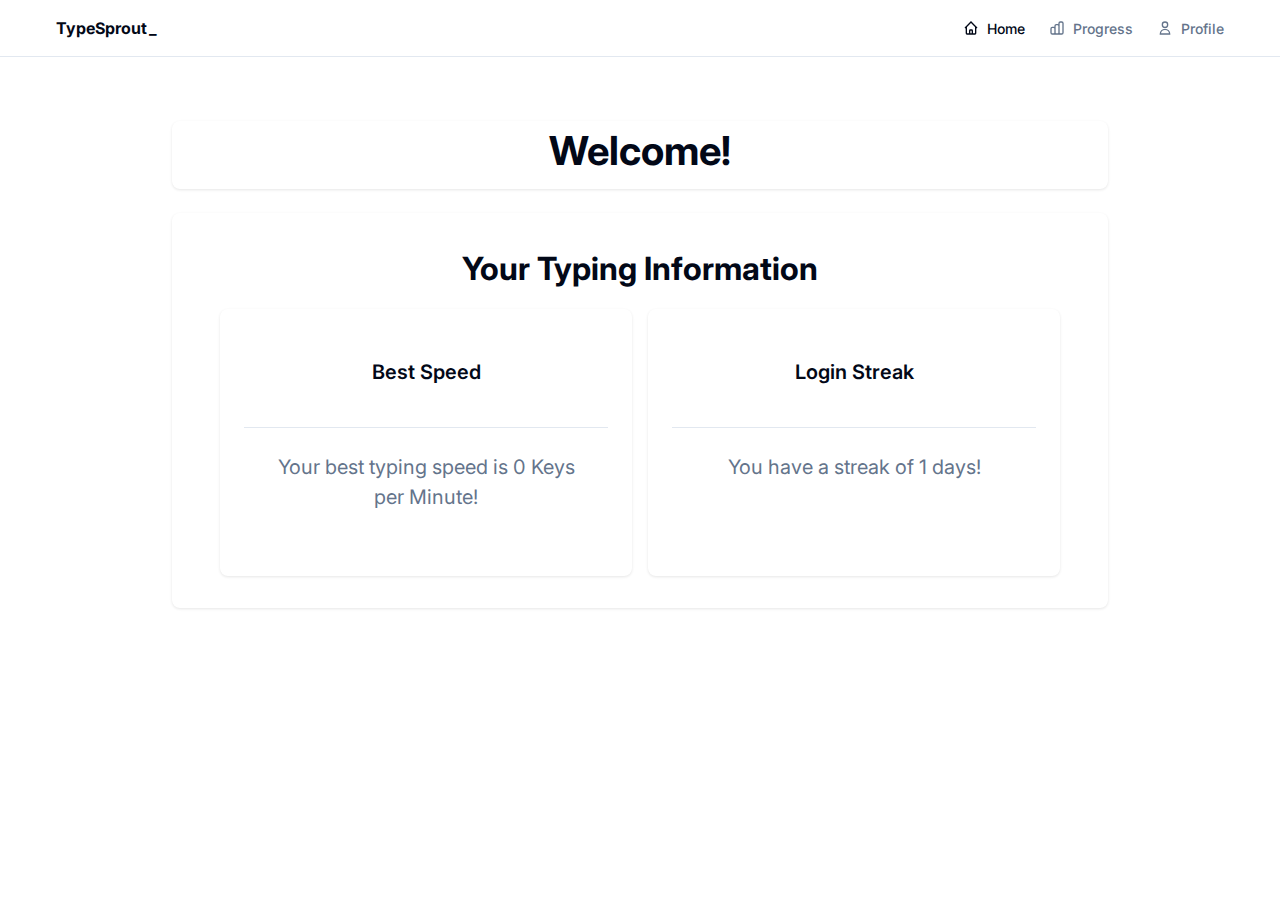
<file: profile.html>
<!DOCTYPE html>
<html lang="en">
<head>
    <meta charset="UTF-8">
    <meta name="viewport" content="width=device-width, initial-scale=1.0">
    <title>Profile</title>
    <link rel="stylesheet" href="styles.css">
    <link href="https://fonts.googleapis.com/css2?family=Inter:wght@400;500;600;700&display=swap" rel="stylesheet">
    <link rel="stylesheet" href="profileStyles.css">
    

</head>

<body>
    <div id="header-container"></div>
    <script>
        // Inject header using Five Server
        window.onload = function() {
            fetch('header.html')
                .then(response => response.text())
                .then(data => {
                    document.getElementById('header-container').innerHTML = data;
                })
                .catch(error => console.error('Error loading header:', error));
        };
    </script>

    <main class="profile-container">
        <!-- Profile Hero Section -->
        <section class="profile-hero">
            <div class="container">
                <div class="profile-content">
                    <h1>Welcome!</h1>
                </div>
            </div>
        </section>

        <!-- Profile Info Section -->
        <section class="profile-info">
            <div class="container">
                <h2>Your Typing Information</h2>
                <div class="profile-stats">
                    <div class="card">
                        <div class="card-header">
                            <h3>Best Speed</h3>
                        </div>
                        <div class="card-content">
                            <p>Your best typing speed is <span id="bestKPM"></span> Keys per Minute!</p>
                        </div>
                    </div>

                    <div class="card">
                        <div class="card-header">
                            <h3>Login Streak</h3>
                        </div>
                        <div class="card-content">
                            <p>You have a streak of <span id="streak"></span> days!</p>
                        </div>
                    </div>

                    
                </div>
            </div>
        </section>
    </main>
    <script src="stats.js"></script>
</body>
</html>
</file>
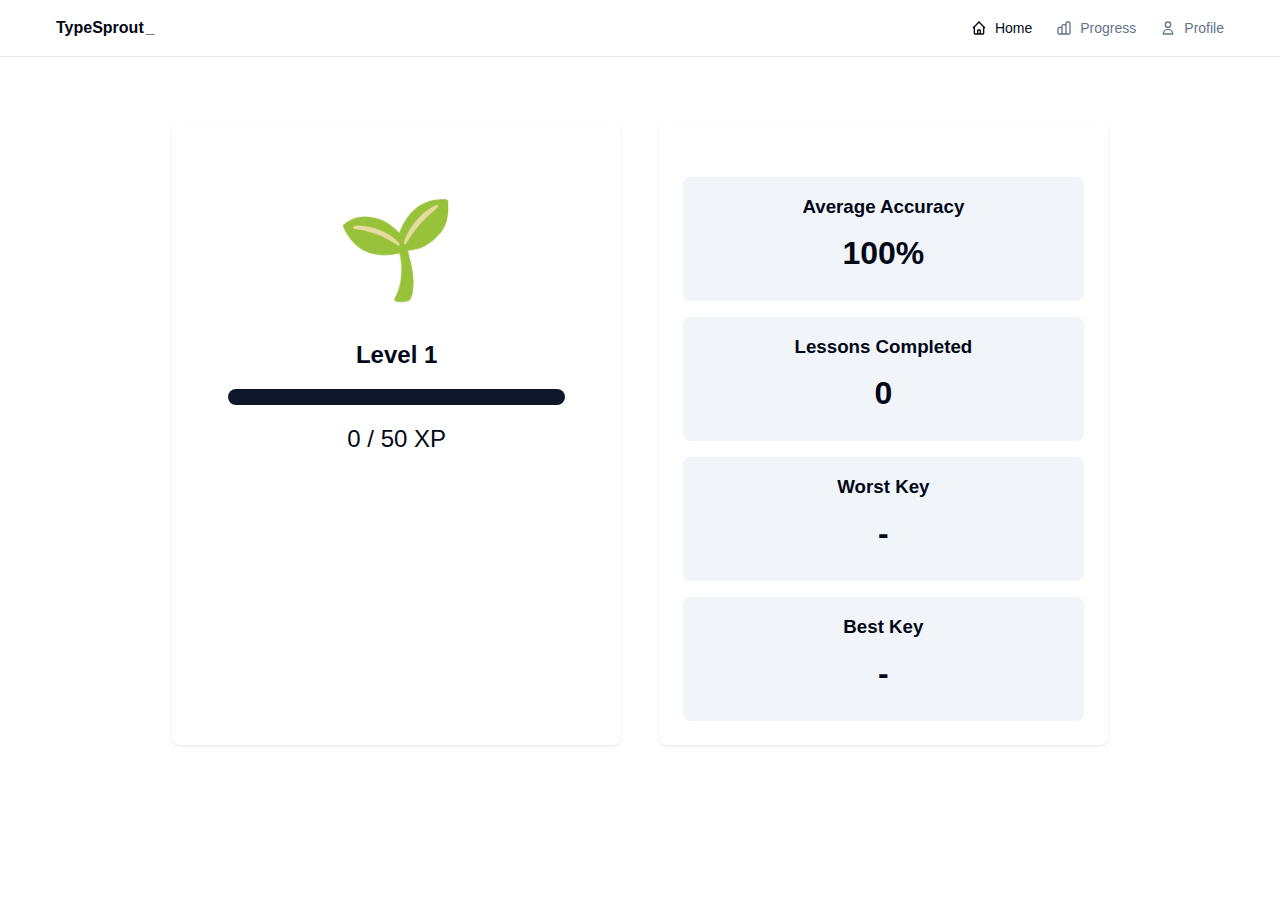
<file: progress.html>
<!DOCTYPE html>
<html lang="en">
<head>
    <meta charset="UTF-8">
    <meta name="viewport" content="width=device-width, initial-scale=1.0">
    <title>Progress</title>
    <link rel="stylesheet" href="styles.css">
    <link rel="stylesheet" href="progressStyles.css">

</head>
<body>

    <div id="header-container"></div>
    <script>
        // Inject header using Five Server
        window.onload = function() {
            fetch('header.html')
                .then(response => response.text())
                .then(data => {
                    document.getElementById('header-container').innerHTML = data;
                })
                .catch(error => console.error('Error loading header:', error));
        };
    </script>

    <main class="progress-container">
        <!-- Left Column -->
        <div class="progress-card">
            <div class="tree-container">
                <div class="tree" id="tree-emoji">ADDS TREE EMOJI HERE</div>
                <h2>Level <span id="level"></span></h2>
                <div class="exp-bar">
                    <div class="exp-fill" id="exp-fill"></div>
                </div>
                <p style="font-size: x-large;">
                    <span style id="current-exp"><span id="exp"></span></span> / <span id="exp-needed">50</span> XP
                </p>
            </div>
        </div>

        <!-- Right Column with Stats -->
        <div class="progress-card">
            <div class="stats-grid">
                <div class="stat-card">
                    <h3>Average Accuracy</h3>
                    <div class="stat-value" id="avg-accuracy"><span id="accuracy"></span>%</div>
                </div>
                <div class="stat-card">
                    <h3>Lessons Completed</h3>
                    <div class="stat-value" id="lessons-completed"><span id="lessons"></span></div>
                </div>
                <div class="stat-card">
                    <h3>Worst Key</h3>
                    <div class="stat-value" id="worst-keys"><span id="worstKey"></span></span></div>
                </div>
                <div class="stat-card">
                    <h3>Best Key</h3>
                    <div class="stat-value" id="best-keys"><span id="bestKey"></span></div>
                </div>
            </div>
        </div>

        
    </main>

    
    <script src="stats.js"></script>
</body>
</html>
</file>
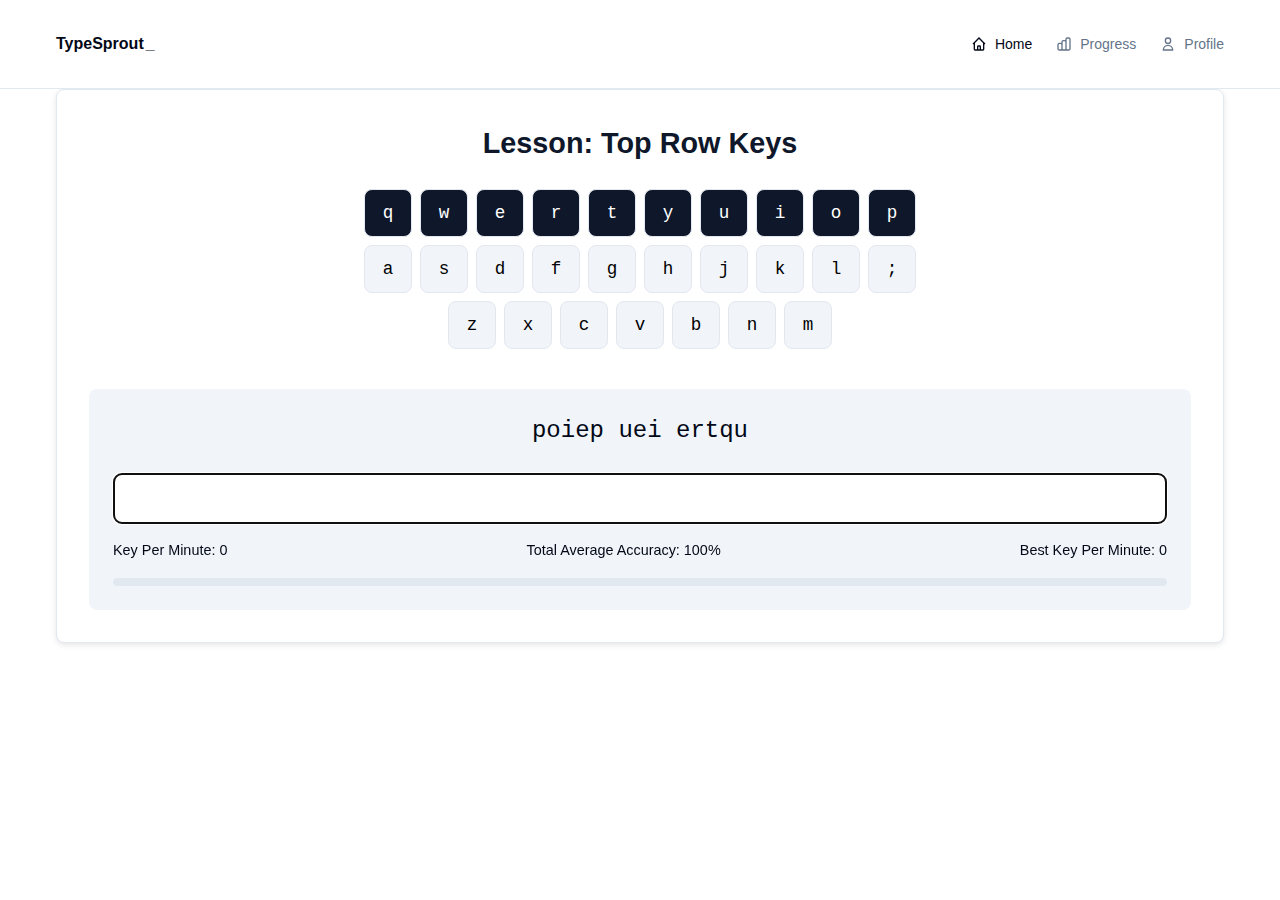
<file: top-row.html>
<!DOCTYPE html>
<html lang="en">
<head>
    <meta charset="UTF-8">
    <meta name="viewport" content="width=device-width, initial-scale=1.0">
    <title>Top Row Keys</title>
    <link rel="stylesheet" href="lesson.css">
    <script defer src="lesson.js"></script>
</head>
<body>
    <div id="header-container"></div>
    <main class="container">
        <div class="lesson-card">
            <h1>Lesson: Top Row Keys</h1>
            <div class="virtual-keyboard">
                <div class="keyboard-row">
                    <button class="key key colored" data-key="q">q</button>
                    <button class="key key colored" data-key="w">w</button>
                    <button class="key key colored" data-key="e">e</button>
                    <button class="key key colored" data-key="r">r</button>
                    <button class="key key colored" data-key="t">t</button>
                    <button class="key key colored" data-key="y">y</button>
                    <button class="key key colored" data-key="u">u</button>
                    <button class="key key colored" data-key="i">i</button>
                    <button class="key key colored" data-key="o">o</button>
                    <button class="key key colored" data-key="p">p</button>
                </div>
                <div class="keyboard-row">
                    <button class="key" data-key="a">a</button>
                    <button class="key" data-key="s">s</button>
                    <button class="key" data-key="d">d</button>
                    <button class="key" data-key="f">f</button>
                    <button class="key" data-key="g">g</button>
                    <button class="key" data-key="h">h</button>
                    <button class="key" data-key="j">j</button>
                    <button class="key" data-key="k">k</button>
                    <button class="key" data-key="l">l</button>
                    <button class="key" data-key=";">;</button>
                </div>
                <div class="keyboard-row">
                    <button class="key" data-key="z">z</button>
                    <button class="key" data-key="x">x</button>
                    <button class="key" data-key="c">c</button>
                    <button class="key" data-key="v">v</button>
                    <button class="key" data-key="b">b</button>
                    <button class="key" data-key="n">n</button>
                    <button class="key" data-key="m">m</button>
                </div>
            </div>

            <div class="typing-area">
                <p id="text-to-type" class="text-display">qwerty uiop qwerty uiop</p>
                <input type="text" id="typing-input" class="typing-input" autocomplete="off" autofocus>
                <div class="stats">
                    <span>Key Per Minute: <span id="wpm"></span></span>
                    <span>Total Average Accuracy: <span id="accuracy"></span>%</span>
                    <span>Best Key Per Minute: <span id="bestKPM"></span></span>
                </div>
                <div class="progress-bar">
                    <div id="progress" class="progress-fill"></div>
                </div>
            </div>
        </div>
    </main>
</body>
</html>
</file>
<file: styles.css>
:root {
    --background: #ffffff;
    --foreground: #020817;
    --muted: #f1f5f9;
    --muted-foreground: #64748b;
    --border: #e2e8f0;
    --primary: #0f172a;
    --primary-foreground: #ffffff;
    --radius: 0.5rem;
}

.dark {
    --background: #020817;
    --foreground: #ffffff;
    --muted: #1e293b;
    --muted-foreground: #94a3b8;
    --border: #1e293b;
    --primary: #ffffff;
    --primary-foreground: #020817;
}

* {
    margin: 0;
    padding: 0;
    box-sizing: border-box;
}

body {
    font-family: 'Inter', sans-serif;
    background-color: var(--background);
    color: var(--foreground);
    line-height: 1.5;
}

.container {
    max-width: 1200px;
    margin: 0 auto;
    padding: 0 1rem;
}

/* Header */
.header {
    position: sticky;
    top: 0;
    z-index: 50;
    border-bottom: 1px solid var(--border);
    background-color: var(--background);
    backdrop-filter: blur(10px);
}

.header-container {
    display: flex;
    height: 3.5rem;
    align-items: center;
    justify-content: space-between;
}

.logo {
    font-weight: 700;
    text-decoration: none;
    color: var(--foreground);
}

.main-nav {
    display: none;
    gap: 1.5rem;
}

@media (min-width: 768px) {
    .main-nav {
        display: flex;
    }
}

.nav-link {
    display: flex;
    align-items: center;
    gap: 0.5rem;
    text-decoration: none;
    color: var(--muted-foreground);
    font-size: 0.875rem;
    font-weight: 500;
}

.nav-link.active {
    color: var(--foreground);
}

.icon {
    width: 1rem;
    height: 1rem;
}

.theme-toggle {
    padding: 0.5rem;
    background: none;
    border: none;
    cursor: pointer;
    color: var(--foreground);
}

/* Hero Section */
.hero {
    padding: 2 rem 0;
    text-align: center;
}

.hero-content {
    max-width: 700px;
    margin: 0 auto;
}

.hero h1 {
    font-size: 2.25 rem;
    font-weight: 700;
    margin-bottom: 1rem;
}

@media (min-width: 640px) {
    .hero h1 {
        font-size: 2.7rem;
    }
}

.hero p {
    color: var(--muted-foreground);
    margin-bottom: 2rem;
}

.hero-buttons {
    display: flex;
    gap: 1rem;
    justify-content: center;
}

/* Buttons */
.button {
    display: inline-flex;
    align-items: center;
    justify-content: center;
    padding: 0.5rem 1rem;
    border-radius: var(--radius);
    font-weight: 500;
    text-decoration: none;
    transition: all 0.2s;
}

.button.primary {
    background-color: var(--primary);
    color: var(--primary-foreground);
}

.button.secondary {
    background-color: var(--muted);
    color: var(--foreground);
}

.button.ghost {
    background: none;
    color: var(--foreground);
}

/* Grid and Cards */
.lessons-grid {
    padding: 3rem 0;
    background-color: var(--muted);
}

.lessons-grid h2 {
    text-align: center;
    margin-bottom: 2rem;
    font-size: 1.875rem;
    font-weight: 700;
}

.grid {
    display: grid;
    gap: 1.5rem;
    grid-template-columns: repeat(1, 1fr);
}

@media (min-width: 768px) {
    .grid {
        grid-template-columns: repeat(2, 1fr);
    }
}

@media (min-width: 1024px) {
    .grid {
        grid-template-columns: repeat(4, 1fr);
    }
}

.card {
    background-color: var(--background);
    border-radius: var(--radius);
    overflow: hidden;
    transition: transform 0.2s;
}

.card:hover {
    transform: scale(1.05);
}

.card-header {
    padding: 1.5rem;
    border-bottom: 1px solid var(--border);
}

.card-header h3 {
    font-size: 1.25rem;
    font-weight: 600;
}

.card-content {
    padding: 1.5rem;
}

.card-content p {
    color: var(--muted-foreground);
    margin-bottom: 1rem;
}

.card-footer {
    display: flex;
    justify-content: space-between;
    align-items: center;
}

.card-footer span {
    font-size: 0.875rem;
    font-weight: 500;
}


/*TITLE */


.typing-container {
    display: inline-block;
    white-space: nowrap;
    overflow: hidden;
    font-size: 1.2 rem; /* Slightly smaller text */
    font-weight: 600;
    font-family: "Inter", sans-serif;
    border-right: 2px solid #000; /* Cursor effect */
    text-align: center;
}

/* Center the hero content */
.hero-content {
    text-align: center;
    display: flex;
    flex-direction: column;
    align-items: center;
    justify-content: center;
    height: 50vh; /* Adjust height for centering */
}
</file>
<file: lesson.css>
/* NOTE FOR SELF: Comment each line to avoid misunderstanding */

:root { /* define global css variables */
    --background: #f9f9f9; /* light background color */
    --foreground: #333; /* dark text color */
    --primary: #4caf50; /* green primary color */
    --primary-foreground: #fff; /* white text for elements using primary color */
    --border: #ddd; /* light gray border color */
    --radius: 0.5rem; /* border radius for rounded corners */
    --muted: #f0f0f0; /* muted background color for contrast */
}

body { /* base styles for the whole page */
    margin: 0; /* remove default margin */
    font-family: 'Inter', sans-serif; /* set primary font */
    background-color: var(--background); /* use background color from variables */
    color: var(--foreground); /* set text color */
    line-height: 1.6; /* improve text readability */
}

.header { /* styles for the page header */
    padding: 1rem; /* add padding inside header */
    text-align: center; /* center text in the header */
    background-color: var(--primary); /* use primary color for background */
    color: var(--primary-foreground); /* set text color for contrast */
    font-weight: bold; /* make text bold */
}

.container { /* wrapper for page content */
    padding: 1rem; /* add padding around content */
    max-width: 48rem; /* limit max width for readability */
    margin: 0 auto; /* center container horizontally */
}

.lesson-card { /* styles for lesson content box */
    padding: 2rem; /* add space inside card */
    background: var(--background); /* use background color */
    border: 1px solid var(--border); /* add a light border */
    border-radius: var(--radius); /* round the corners */
    box-shadow: 0 2px 6px rgba(0, 0, 0, 0.1); /* add subtle shadow */
}

.lesson-card h1 { /* styles for lesson titles */
    font-size: 1.8rem; /* set title font size */
    margin-bottom: 1.5rem; /* add space below title */
    text-align: center; /* center the title */
    color: var(--primary); /* set title color */
}

.virtual-keyboard { /* container for virtual keyboard */
    display: flex; /* enable flexbox layout */
    flex-direction: column; /* stack rows vertically */
    align-items: center; /* center keyboard horizontally */
    margin-bottom: 2rem; /* add space below */
}

.keyboard-row { /* styles for each row of keys */
    display: flex; /* arrange keys in a row */
    gap: 0.5rem; /* add space between keys */
    margin-bottom: 0.5rem; /* add space below row */
}

.key { /* styles for individual keys */
    width: 3rem; /* set key width */
    height: 3rem; /* set key height */
    border: 1px solid var(--border); /* add a border */
    border-radius: var(--radius); /* round key corners */
    background-color: var(--muted); /* use muted color */
    font-family: 'Courier New', monospace; /* use monospaced font */
    font-size: 1.1rem; /* set font size */
    display: flex; /* enable flexbox layout */
    align-items: center; /* center content vertically */
    justify-content: center; /* center content horizontally */
    transition: background-color 0.3s ease, color 0.3s ease; /* smooth color transition */
}

.key.active { /* styles for active key */
    background-color: var(--primary); /* change background when active */
    color: var(--primary-foreground); /* set text color */
}

.key.colored { /* styles for special keys */
    background-color: var(--primary); /* use primary color */
    color: var(--primary-foreground); /* set text color */
}

.typing-area { /* container for typing input */
    padding: 1.5rem; /* add padding */
    background: var(--muted); /* use muted background */
    border-radius: var(--radius); /* round corners */
    text-align: center; /* center content */
}

.text-display { /* area to show typing text */
    font-family: 'Courier New', monospace; /* use monospaced font */
    font-size: 1.5rem; /* set text size */
    margin-bottom: 1.5rem; /* add space below */
    white-space: pre-wrap; /* preserve line breaks */
}

.typing-input { /* input field for typing */
    width: 100%; /* make input full width */
    padding: 0.75rem; /* add padding */
    font-family: 'Courier New', monospace; /* use monospaced font */
    font-size: 1.25rem; /* set font size */
    border: 2px solid var(--border); /* add border */
    border-radius: var(--radius); /* round corners */
    margin-bottom: 1rem; /* add space below */
}

.stats { /* container for typing stats */
    display: flex; /* arrange stats side by side */
    justify-content: space-between; /* spread items evenly */
    font-size: 0.9rem; /* set font size */
    margin-bottom: 1rem; /* add space below */
}

.progress-bar { /* container for progress bar */
    width: 100%; /* full width */
    height: 0.5rem; /* set height */
    background-color: var(--border); /* use border color as background */
    border-radius: var(--radius); /* round corners */
    overflow: hidden; /* hide overflow content */
}

.progress-fill { /* progress indicator */
    width: 0%; /* start with no progress */
    height: 100%; /* full height */
    background-color: var(--primary); /* use primary color */
    transition: width 0.2s ease; /* smooth width transition */
}
</file>
<file: profileStyles.css>
/* NOTE FOR SELF: Comment each line to avoid misunderstanding */



.profile-container { /* main container for profile section */
    max-width: 1000px; /* limit width to 1000px */
    margin: 2rem auto; /* add vertical margin and center horizontally */
    padding: 2rem; /* add inner spacing */
    display: flex; /* enable flexbox layout */
    flex-direction: column; /* stack items vertically */
    gap: 1.5rem; /* add space between items */
}

.profile-hero { /* top section with title and intro */
    text-align: center; /* center text */
    background-color: var(--background); /* set background color */
    padding: 1.5 rem 1rem; /* reduced top and bottom padding (note: there's an extra space after 1.5) */
    border-radius: var(--radius); /* round corners */
    box-shadow: 0 1px 3px rgba(0, 0, 0, 0.1); /* add subtle shadow */
}

.profile-hero h1 { /* main heading inside hero */
    font-size: 2.5rem; /* set large font size */
    margin-bottom: 0.5rem; /* add space below heading */
}

.profile-hero p { /* subtitle text */
    font-size: 1.25rem; /* set font size */
    color: var(--muted); /* use muted text color */
}

.profile-info { /* section for user info */
    background-color: var(--background); /* set background color */
    padding: 2rem; /* add padding */
    border-radius: var(--radius); /* round corners */
    box-shadow: 0 1px 3px rgba(0, 0, 0, 0.1); /* add subtle shadow */
}

.profile-info h2 { /* heading inside info section */
    text-align: center; /* center text */
    font-size: 2rem; /* set font size */
    margin-bottom: 1rem; /* add space below */
}

.profile-stats { /* section for statistics/cards */
    display: grid; /* use grid layout */
    grid-template-columns: repeat(auto-fit, minmax(250px, 1fr)); /* responsive columns */
    gap: 1rem; /* add space between grid items */
}

.card { /* styles for each stat card */
    background-color: var(--muted); /* set background color */
    border-radius: var(--radius); /* round corners */
    padding: 1.5rem; /* add padding */
    box-shadow: 0 1px 3px rgba(0, 0, 0, 0.1); /* add subtle shadow */
    text-align: center; /* center content */
}

.card-header h3 { /* heading inside card */
    font-size: 1.5rem; /* set font size */
    margin-bottom: 1rem; /* add space below */
}

.card-content p { /* paragraph inside card */
    font-size: 1.25rem; /* set font size */
}
</file>
<file: progressStyles.css>
/* NOTE FOR SELF: Comment each line to avoid misunderstanding */


.progress-container { /* main container for progress section */
    max-width: 1000px; /* limit width */
    margin: 2rem auto; /* center horizontally with margin */
    padding: 2rem; /* add inner spacing */
    display: flex; /* use flexbox for layout */
    justify-content: space-between; /* space out elements evenly */
    gap: 1rem; /* space between the left and right columns */
}

.progress-card { /* individual progress card */
    background-color: var(--background); /* set background color */
    border-radius: var(--radius); /* round corners */
    padding: 1.5rem; /* add inner spacing */
    margin-bottom: 1.5rem; /* space below card */
    box-shadow: 0 1px 3px rgba(0, 0, 0, 0.1); /* add subtle shadow */
    width: 48%; /* ensures same size for all cards */
}

.tree-container { /* container for tree graphic */
    text-align: center; /* center content */
    padding: 2rem; /* add spacing */
}

.tree { /* tree graphic */
    font-size: 6rem; /* large font size */
    margin-bottom: 1rem; /* space below tree */
}

.exp-bar { /* experience bar container */
    height: 1rem; /* set bar height */
    background-color: var(--muted); /* set background color */
    border-radius: var(--radius); /* round edges */
    overflow: hidden; /* hide overflowing content */
    margin: 1rem 0; /* add space above and below */
}

.exp-fill { /* progress fill inside exp bar */
    height: 100%; /* full height */
    background-color: var(--primary); /* primary color */
    transition: width 0.3s ease; /* smooth width transition */
}

.stats-grid { /* grid layout for stats */
    display: grid; /* enable grid */
    grid-template-columns: repeat(auto-fit, minmax(200px, 1fr)); /* responsive grid */
    gap: 1rem; /* space between grid items */
    margin-top: 2rem; /* space above grid */
}

.stat-card { /* individual stat box */
    background-color: var(--muted); /* set background color */
    padding: 1rem; /* add spacing */
    border-radius: var(--radius); /* round corners */
    text-align: center; /* center text */
}

.stat-value { /* numerical value inside stat box */
    font-size: 2rem; /* large font size */
    font-weight: bold; /* make it bold */
    margin: 0.5rem 0; /* space above and below */
}

/* new box styles for worst and best keys */
.side-box { /* container for additional stats */
    background-color: var(--muted); /* set background color */
    padding: 1rem; /* add spacing */
    border-radius: var(--radius); /* round corners */
    box-shadow: 0 1px 3px rgba(0, 0, 0, 0.1); /* subtle shadow */
    text-align: center; /* center content */
    width: 100%; /* same width as other stat cards */
}

.side-box h3 { /* heading inside side box */
    margin-bottom: 1rem; /* space below heading */
}
</file>
